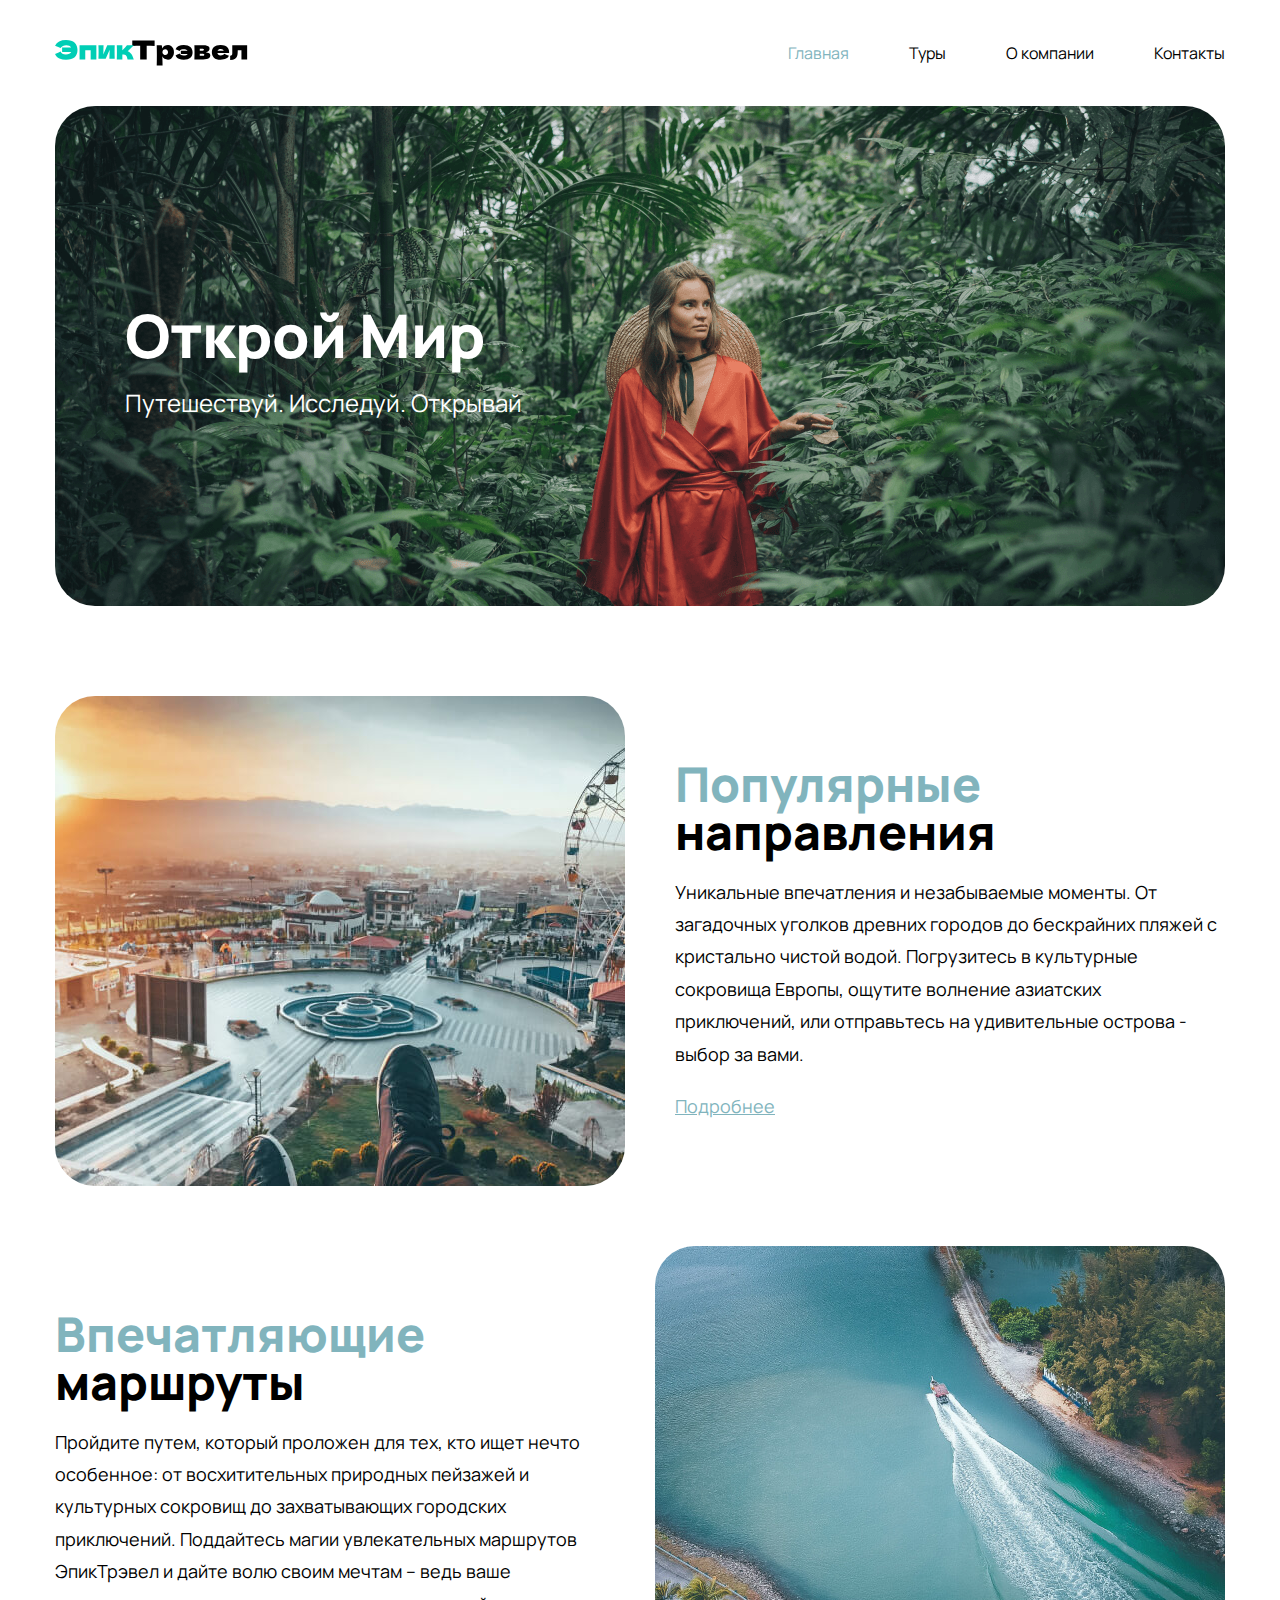
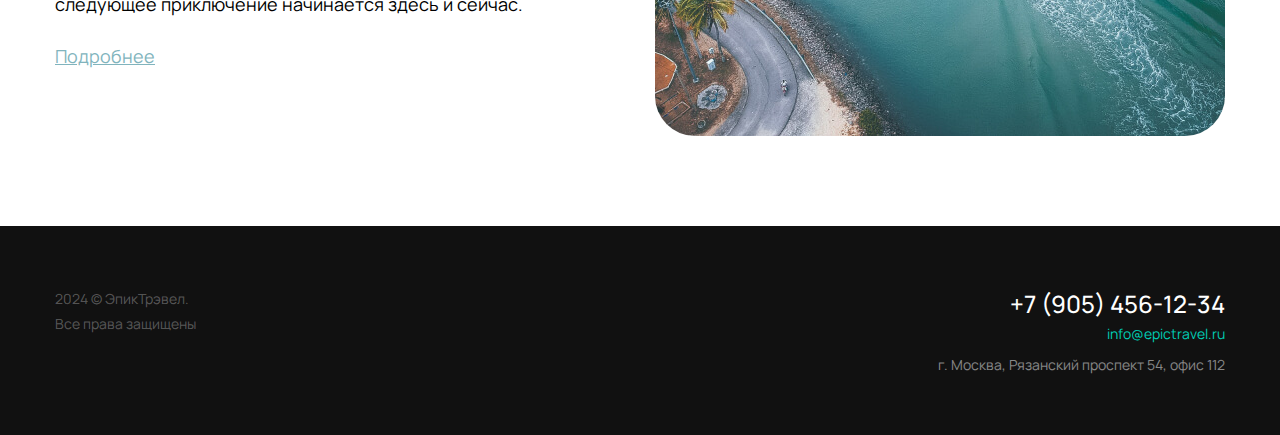
<file: index.html>
<!DOCTYPE html>
<html lang="ru">

<head>
    <meta charset="UTF-8">
    <meta name="viewport" content="width=device-width, initial-scale=1.0">
    <title>EpicTravel</title>
    <!-- Styles -->
    <link rel="stylesheet" href="./css/reset.css">
    <link rel="stylesheet" href="./css/style.css">
    <link rel="stylesheet" href="./css/media-tablet.css">
    <link rel="stylesheet" href="./css/media-mobile.css">
    <!-- Favicons -->
    <link rel="icon" type="image/x-icon" href="./img/icons/favicon.svg">
    <link rel="apple-touch-icon" sizes="180x180" href="./img/icons/apple-touch-icon.png">
</head>

<body class="sticky-footer">

    <header class="header" id="header">
        <div class="container">
            <nav class="nav">
                <a href="index.html" class="logo">
                    <img src="./img/logo.svg" alt="EpicTravel">
                </a>
                <ul class="nav-list">
                    <li><a href="index.html" class="active">Главная</a></li>
                    <li><a href="tours.html">Туры</a></li>
                    <li><a href="about.html">О компании</a></li>
                    <li><a href="contacts.html">Контакты</a></li>
                </ul>
                <button class="btn-mobile-nav" id="btn-mobile-nav" type="button">
                    <img id="mobile-nav-img" src="./img/icons/nav.svg" alt="navigation button">
                </button>
            </nav>
        </div>
    </header>

    <nav class="mobile-nav" id="mobile-nav">
        <ul class="mobile-nav-list">
            <li><a href="index.html">Главная</a></li>
            <li><a href="tours.html">Туры</a></li>
            <li><a href="about.html">О компании</a></li>
            <li><a href="contacts.html">Контакты</a></li>
        </ul>
    </nav>

    <main class="main-page">
        <div class="container">
            <section class="promo">
                <div class="promo-description">
                    <h1 class="promo-title">Открой Мир</h1>
                    <p class="promo-subtitle">Путешествуй. Исследуй. Открывай</p>
                </div>
            </section>
            <div class="main-content">
                <section class="content-row">
                    <div class="content-img">
                        <picture>
                            <source srcset="./img/main/img-01-mobile.jpg, ./img/main/img-01-mobile@2x.jpg 2x"
                                media="(max-width: 767px)">
                            <img src="./img/main/img-01.jpg" srcset="./img/main/img-01@2x.jpg 2x"
                                alt="Популярные направления">
                        </picture>
                    </div>
                    <div class="content-text">
                        <h2 class="title-1"><span>Популярные</span> направления</h2>
                        <p>Уникальные впечатления и незабываемые моменты. От загадочных уголков древних городов до
                            бескрайних пляжей с кристально чистой водой. Погрузитесь в культурные сокровища Европы,
                            ощутите волнение азиатских приключений, или отправьтесь на удивительные острова - выбор за
                            вами.</p>
                        <p><a href="#!">Подробнее</a></p>
                    </div>
                </section>
                <section class="content-row content-row-reverse">
                    <div class="content-img">
                        <picture>
                            <source srcset="./img/main/img-02-mobile.jpg, ./img/main/img-02-mobile@2x.jpg 2x"
                                media="(max-width: 767px)">
                            <img src="./img/main/img-02.jpg" srcset="./img/main/img-02@2x.jpg 2x"
                                alt="Впечатляющие маршруты">
                        </picture>
                    </div>
                    <div class="content-text">
                        <h2 class="title-1"><span>Впечатляющие</span> маршруты</h2>
                        <p>Пройдите путем, который проложен для тех, кто ищет нечто особенное: от восхитительных
                            природных пейзажей и культурных
                            сокровищ до захватывающих городских приключений. Поддайтесь магии увлекательных маршрутов
                            ЭпикТрэвел и дайте волю своим
                            мечтам – ведь ваше следующее приключение начинается здесь и сейчас.</p>
                        <p><a href="#!">Подробнее</a></p>
                    </div>
                </section>
            </div>
        </div>
    </main>

    <footer class="footer">
        <div class="container">
            <div class="footer-row">
                <div class="footer-copyright">
                    <p>2024 © ЭпикТрэвел.<br class="desktop-only"> Все права защищены</p>
                </div>
                <address class="footer-contacts">
                    <a href="tel:+79054561234" class="footer-phone">+7 (905) 456-12-34</a><br>
                    <a href="mailto:info@epictravel.ru" class="footer-email">info@epictravel.ru</a><br>
                    <p class="footer-address">г. Москва, Рязанский проспект 54, офис 112</p>
                </address>
            </div>
        </div>
    </footer>
    <!-- Scripts -->
    <script src="./js/main.js"></script>
</body>

</html>
</file>
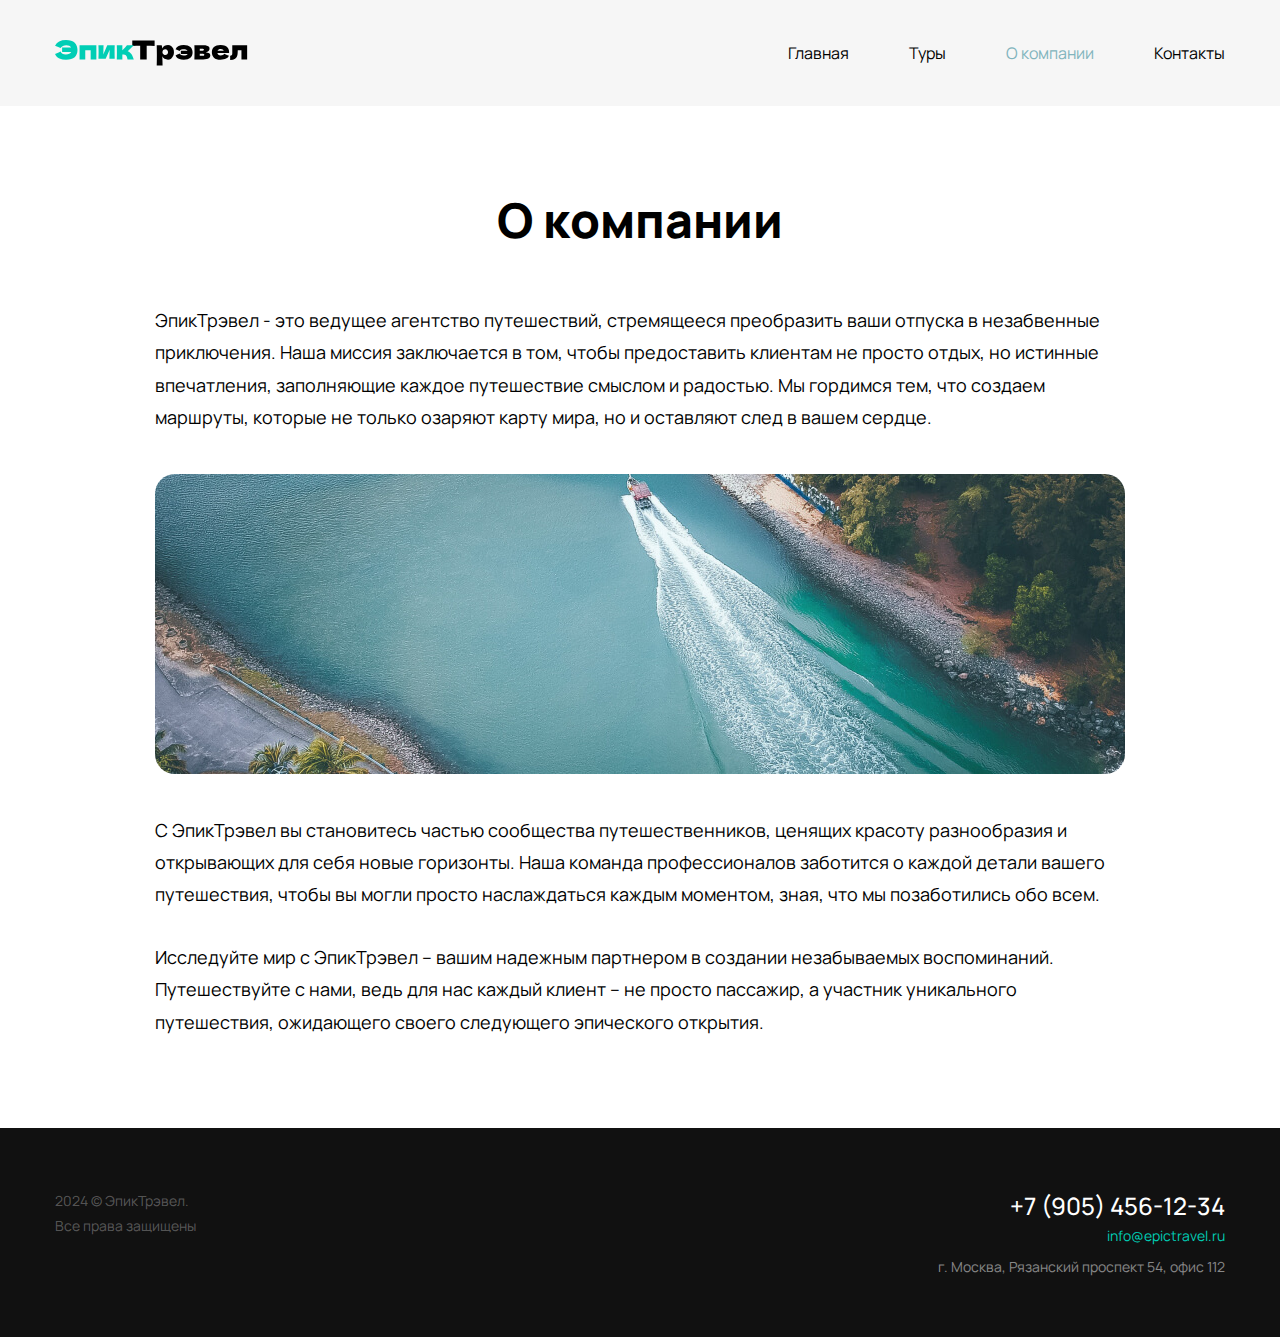
<file: about.html>
<!DOCTYPE html>
<html lang="ru">

<head>
    <meta charset="UTF-8">
    <meta name="viewport" content="width=device-width, initial-scale=1.0">
    <title>About - EpicTravel</title>
    <!-- Styles -->
    <link rel="stylesheet" href="./css/reset.css">
    <link rel="stylesheet" href="./css/style.css">
    <link rel="stylesheet" href="./css/media-tablet.css">
    <link rel="stylesheet" href="./css/media-mobile.css">
    <!-- Favicons -->
    <link rel="icon" type="image/x-icon" href="./img/icons/favicon.svg">
    <link rel="apple-touch-icon" sizes="180x180" href="./img/icons/apple-touch-icon.png">
</head>

<body class="sticky-footer">

    <header class="header header-bg" id="header">
        <div class="container">
            <nav class="nav">
                <a href="index.html">
                    <img src="./img/logo.svg" alt="EpicTravel">
                </a>
                <ul class="nav-list">
                    <li><a href="index.html">Главная</a></li>
                    <li><a href="tours.html">Туры</a></li>
                    <li><a href="about.html" class="active">О компании</a></li>
                    <li><a href="contacts.html">Контакты</a></li>
                </ul>
                <button class="btn-mobile-nav" id="btn-mobile-nav" type="button">
                    <img id="mobile-nav-img" src="./img/icons/nav.svg" alt="navigation button">
                </button>
            </nav>
        </div>
    </header>

    <nav class="mobile-nav" id="mobile-nav">
        <ul class="mobile-nav-list">
            <li><a href="index.html">Главная</a></li>
            <li><a href="tours.html">Туры</a></li>
            <li><a href="about.html">О компании</a></li>
            <li><a href="contacts.html">Контакты</a></li>
        </ul>
    </nav>

    <main class="inner-page">
        <div class="container container-small">
            <div class="inner-page-title-wrapper">
                <h1 class="title-1 text-center">О компании</h1>
            </div>
            <div class="article-content">
                <p>ЭпикТрэвел - это ведущее агентство путешествий, стремящееся преобразить ваши отпуска в незабвенные
                    приключения. Наша
                    миссия заключается в том, чтобы предоставить клиентам не просто отдых, но истинные впечатления,
                    заполняющие каждое
                    путешествие смыслом и радостью. Мы гордимся тем, что создаем маршруты, которые не только озаряют
                    карту мира, но и
                    оставляют след в вашем сердце.</p>
                <div class="article-img">
                    <picture>
                        <source srcset="./img/about/about-mobile.jpg, ./img/about/about-mobile@2x.jpg 2x"
                            media="(max-width: 767px)">
                        <source srcset="./img/about/about-tablet.jpg, ./img/about/about-tablet@2x.jpg 2x"
                            media="(max-width: 1199px)">
                        <img src="./img/about/about.jpg" srcset="./img/about/about@2x.jpg 2x" alt="about">
                    </picture>
                </div>
                <p>С ЭпикТрэвел вы становитесь частью сообщества путешественников, ценящих красоту разнообразия и
                    открывающих для себя
                    новые горизонты. Наша команда профессионалов заботится о каждой детали вашего путешествия, чтобы вы
                    могли просто
                    наслаждаться каждым моментом, зная, что мы позаботились обо всем.</p>
                <p>Исследуйте мир с ЭпикТрэвел – вашим надежным партнером в создании незабываемых воспоминаний.
                    Путешествуйте с нами, ведь
                    для нас каждый клиент – не просто пассажир, а участник уникального путешествия, ожидающего своего
                    следующего эпического
                    открытия.</p>
            </div>
        </div>
    </main>

    <footer class="footer">
        <div class="container">
            <div class="footer-row">
                <div class="footer-copyright">
                    <p>2024 © ЭпикТрэвел.<br> Все права защищены</p>
                </div>
                <address class="footer-contacts">
                    <a href="tel:+79054561234" class="footer-phone">+7 (905) 456-12-34</a><br>
                    <a href="mailto:info@epictravel.ru" class="footer-email">info@epictravel.ru</a><br>
                    <p class="footer-address">г. Москва, Рязанский проспект 54, офис 112</p>
                </address>
            </div>
        </div>
    </footer>
    <!-- Scripts -->
    <script src="./js/main.js"></script>
</body>

</html>
</file>
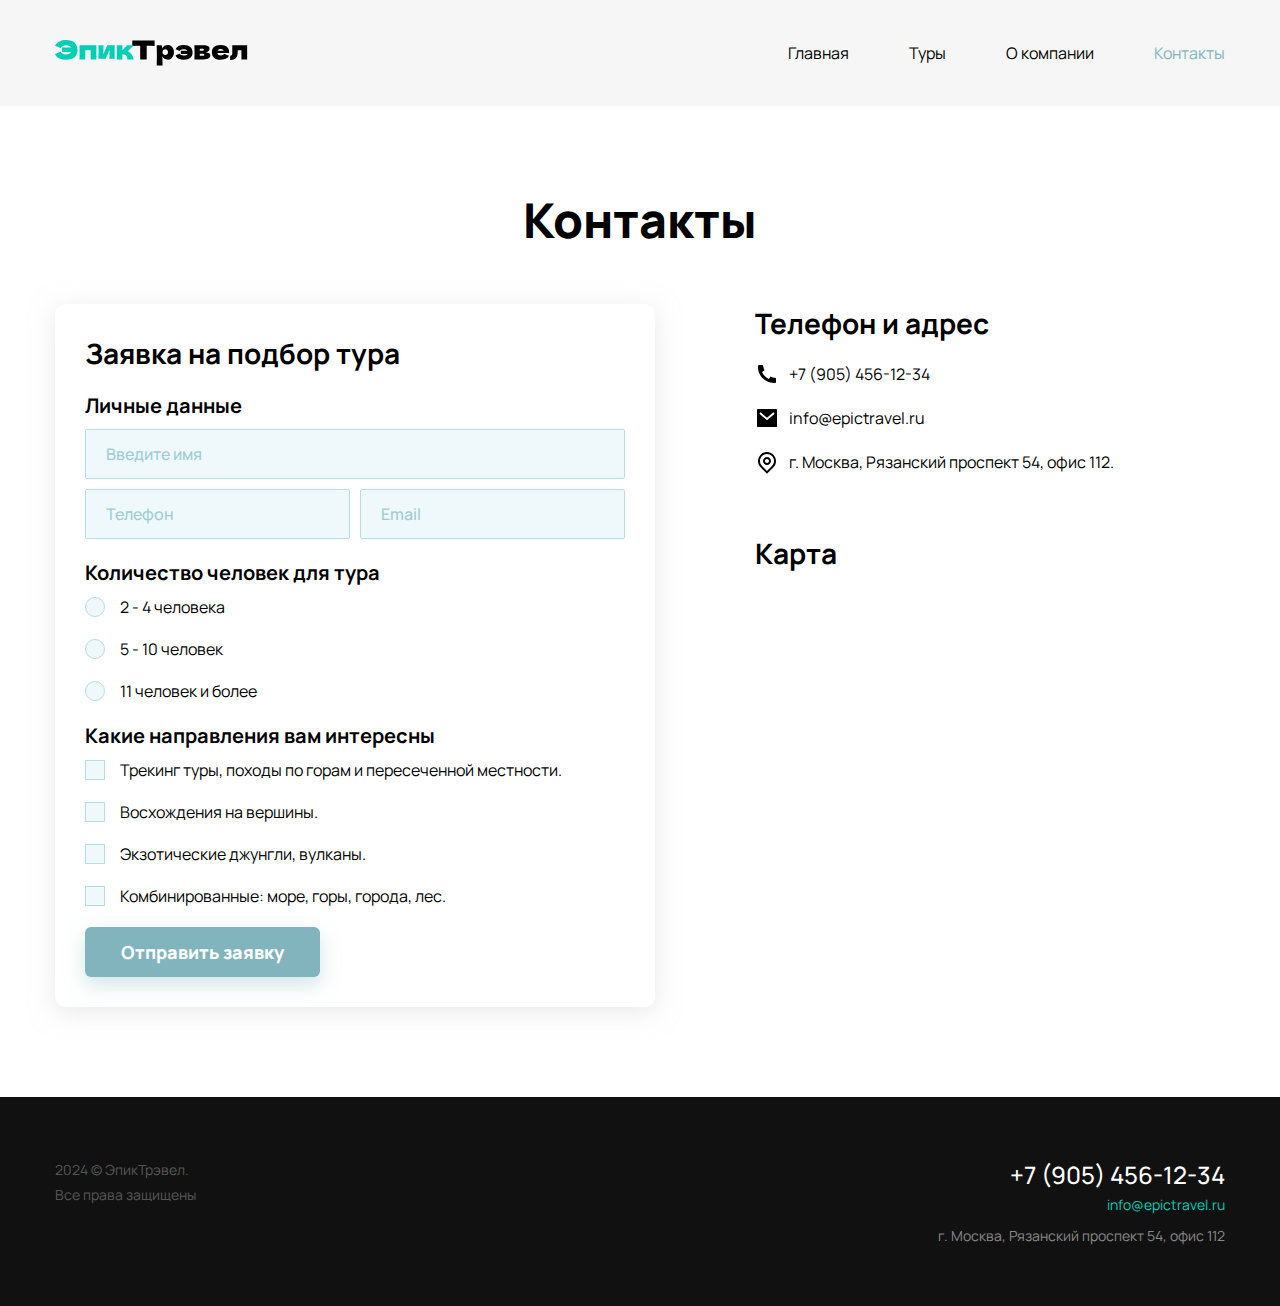
<file: contacts.html>
<!DOCTYPE html>
<html lang="ru">

<head>
    <meta charset="UTF-8">
    <meta name="viewport" content="width=device-width, initial-scale=1.0">
    <title>Contacts - EpicTravel</title>
    <!-- Styles -->
    <link rel="stylesheet" href="./css/reset.css">
    <link rel="stylesheet" href="./css/style.css">
    <link rel="stylesheet" href="./css/media-tablet.css">
    <link rel="stylesheet" href="./css/media-mobile.css">
    <!-- Favicons -->
    <link rel="icon" type="image/x-icon" href="./img/icons/favicon.svg">
    <link rel="apple-touch-icon" sizes="180x180" href="./img/icons/apple-touch-icon.png">
</head>

<body class="sticky-footer">

    <header class="header header-bg" id="header">
        <div class="container">
            <nav class="nav">
                <a href="index.html">
                    <img src="./img/logo.svg" alt="EpicTravel">
                </a>
                <ul class="nav-list">
                    <li><a href="index.html">Главная</a></li>
                    <li><a href="tours.html">Туры</a></li>
                    <li><a href="about.html">О компании</a></li>
                    <li><a href="contacts.html" class="active">Контакты</a></li>
                </ul>
                <button class="btn-mobile-nav" id="btn-mobile-nav" type="button">
                    <img id="mobile-nav-img" src="./img/icons/nav.svg" alt="navigation button">
                </button>
            </nav>
        </div>
    </header>

    <nav class="mobile-nav" id="mobile-nav">
        <ul class="mobile-nav-list">
            <li><a href="index.html">Главная</a></li>
            <li><a href="tours.html">Туры</a></li>
            <li><a href="about.html">О компании</a></li>
            <li><a href="contacts.html">Контакты</a></li>
        </ul>
    </nav>

    <main class="inner-page">
        <div class="container">
            <div class="inner-page-title-wrapper">
                <h1 class="title-1 text-center">Контакты</h1>
            </div>
            <div class="contact-columns">
                <form class="form-wrapper">
                    <h2 class="title-2">Заявка на подбор тура</h2>
                    <section class="form-group">
                        <h3 class="title-3">Личные данные</h3>
                        <div class="inputs-wrapper">
                            <input type="text" class="input" placeholder="Введите имя" name="name">
                            <input type="tel" class="input input-50" placeholder="Телефон" name="phone">
                            <input type="email" class="input input-50" placeholder="Email" name="email">
                        </div>
                    </section>
                    <section class="form-group">
                        <h3 class="title-3">Количество человек для тура</h3>
                        <ul class="radio-list">
                            <li>
                                <label>
                                    <input class="real-radio" type="radio" name="number" value="2-4">
                                    <span class="custom-radio"></span>
                                    2 - 4 человека
                                </label>
                            </li>
                            <li>
                                <label>
                                    <input class="real-radio" type="radio" name="number" value="5-10">
                                    <span class="custom-radio"></span>
                                    5 - 10 человек
                                </label>
                            </li>
                            <li>
                                <label>
                                    <input class="real-radio" type="radio" name="number" value="11+">
                                    <span class="custom-radio"></span>
                                    11 человек и более
                                </label>
                            </li>
                        </ul>
                    </section>
                    <section class="form-group">
                        <h3 class="title-3">Какие направления вам интересны</h3>
                        <ul class="checkbox-list">
                            <li>
                                <label>
                                    <input class="real-checkbox" type="checkbox" name="tracking">
                                    <span class="custom-checkbox"></span>
                                    Трекинг туры, походы по горам и пересеченной местности.
                                </label>
                            </li>
                            <li>
                                <label>
                                    <input class="real-checkbox" type="checkbox" name="mount">
                                    <span class="custom-checkbox"></span>
                                    Восхождения на вершины.
                                </label>
                            </li>
                            <li>
                                <label>
                                    <input class="real-checkbox" type="checkbox" name="jungles">
                                    <span class="custom-checkbox"></span>
                                    Экзотические джунгли, вулканы.
                                </label>
                            </li>
                            <li>
                                <label>
                                    <input class="real-checkbox" type="checkbox" name="combo">
                                    <span class="custom-checkbox"></span>
                                    Комбинированные: море, горы, города, лес.
                                </label>
                            </li>
                        </ul>
                    </section>
                    <button class="form-btn" type="submit">Отправить заявку</button>
                </form>
                <section class="address-wrapper">
                    <div class="address-item">
                        <h2 class="title-2">Телефон и адрес</h2>
                        <address>
                            <ul class="address-list">
                                <li><img src="./img/icons/phone.svg" alt="phone"> +7 (905) 456-12-34</li>
                                <li><img src="./img/icons/mail.svg" alt="email"> info@epictravel.ru</li>
                                <li><img src="./img/icons/map.svg" alt="address"> г. Москва, Рязанский проспект 54, офис 112.</li>
                            </ul>
                        </address>
                    </div>
                    <div class="address-item">
                        <h2 class="title-2">Карта</h2>
                        <!-- <img src="./img/contacts/map.jpg" srcset="./img/contacts/map@2x.jpg 2x" alt="Map"> -->
                        <!-- &amp;scroll=false добаляем в конец, что при скролле карта не маштабировалась - полезно для моб версии -->
                        <iframe class="iframe-map"
                            src="https://yandex.ru/map-widget/v1/?um=constructor%3A7c9ddc5087f27505bcdc73df3048118b0373855832b419a31a39b4e58c01ea3b&amp;source=constructor&amp;scroll=false"
                            style="border: none;"></iframe>
                    </div>
                </section>
            </div>
        </div>
    </main>

    <footer class="footer">
        <div class="container">
            <div class="footer-row">
                <div class="footer-copyright">
                    <p>2024 © ЭпикТрэвел.<br> Все права защищены</p>
                </div>
                <address class="footer-contacts">
                    <a href="tel:+79054561234" class="footer-phone">+7 (905) 456-12-34</a><br>
                    <a href="mailto:info@epictravel.ru" class="footer-email">info@epictravel.ru</a><br>
                    <p class="footer-address">г. Москва, Рязанский проспект 54, офис 112</p>
                </address>
            </div>
        </div>
    </footer>
    <!-- Scripts -->
    <script src="./js/main.js"></script>
</body>

</html>
</file>
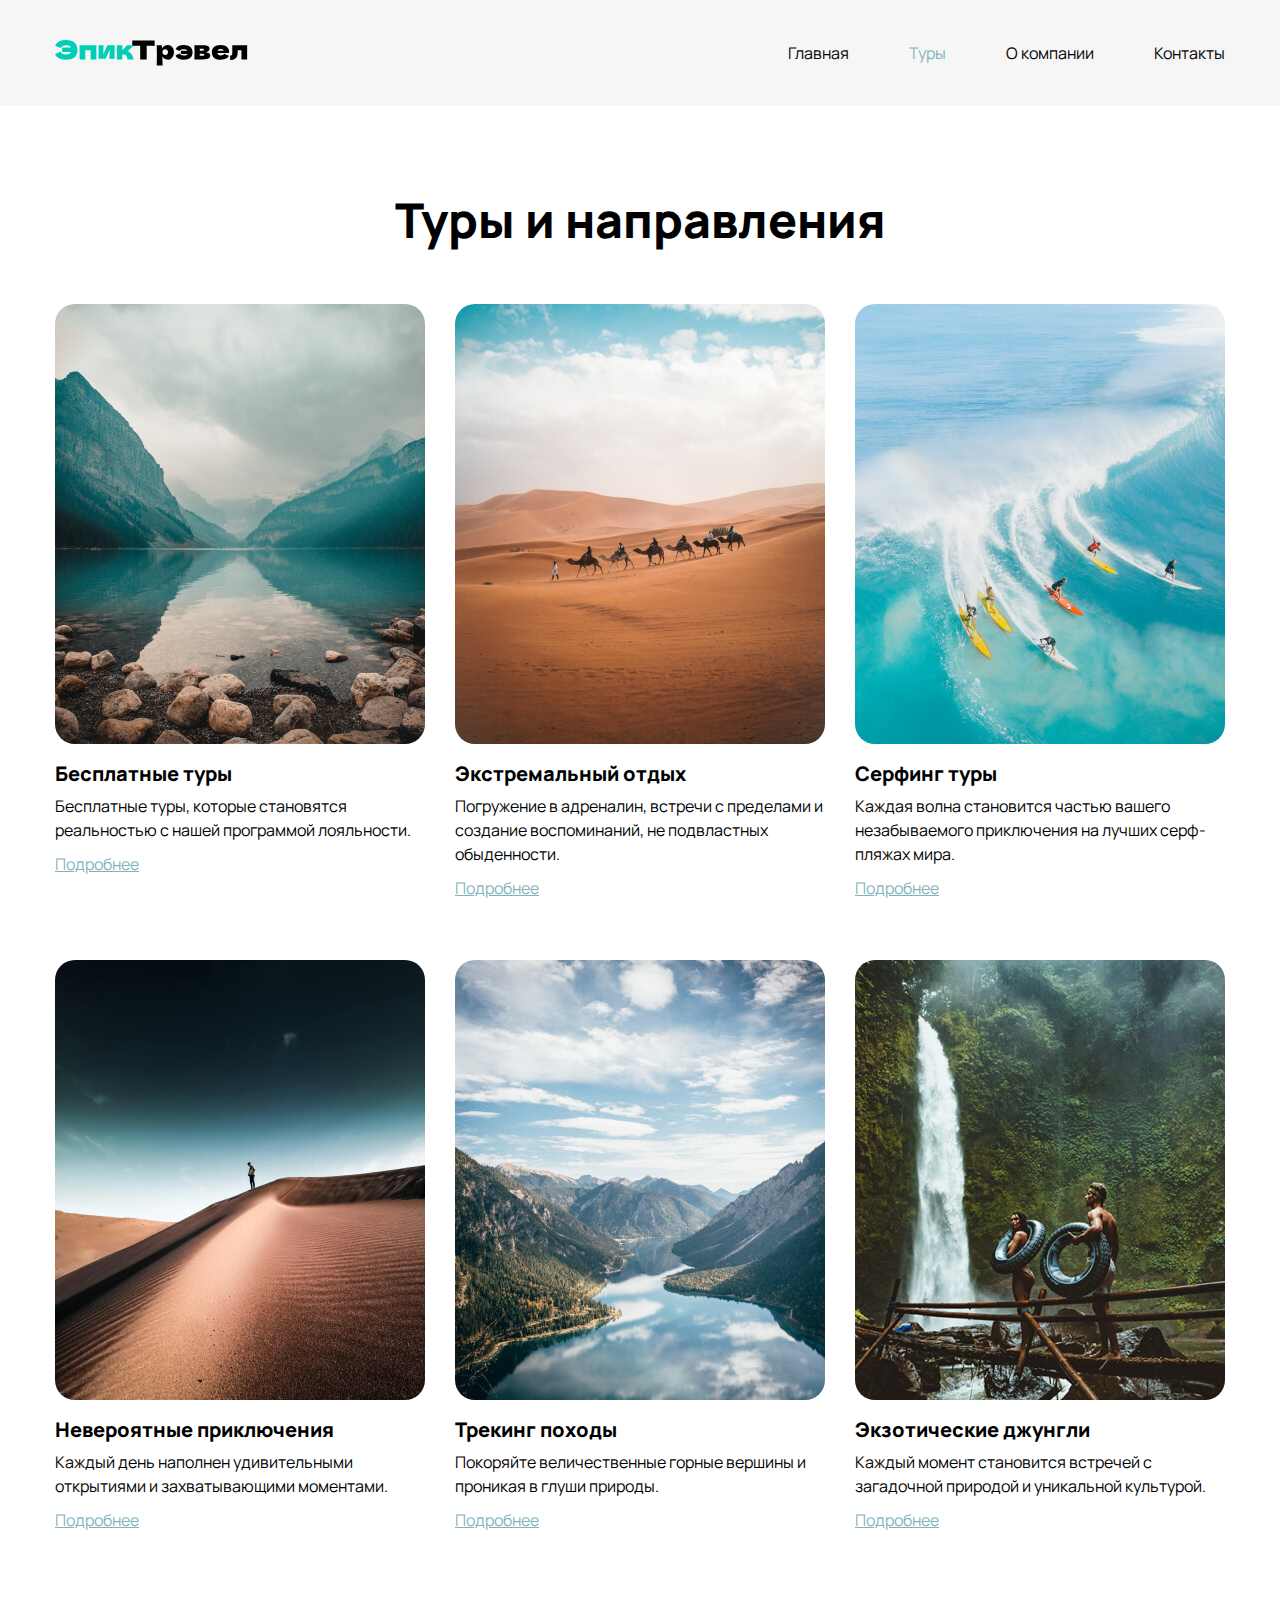
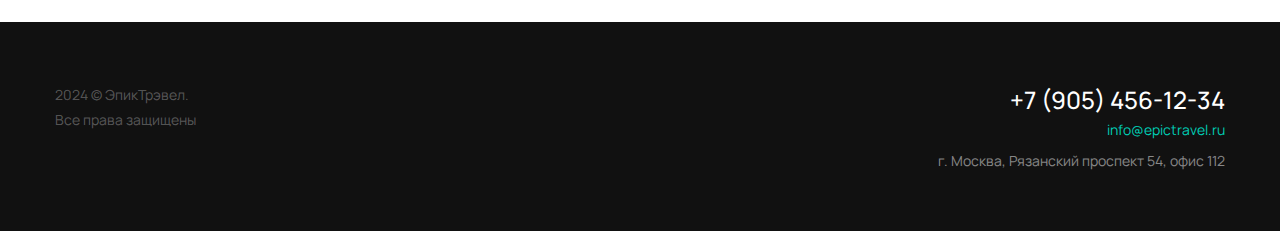
<file: tours.html>
<!DOCTYPE html>
<html lang="ru">

<head>
    <meta charset="UTF-8">
    <meta name="viewport" content="width=device-width, initial-scale=1.0">
    <title>Tours - EpicTravel</title>
    <!-- Styles -->
    <link rel="stylesheet" href="./css/reset.css">
    <link rel="stylesheet" href="./css/style.css">
    <link rel="stylesheet" href="./css/media-tablet.css">
    <link rel="stylesheet" href="./css/media-mobile.css">
    <!-- Favicons -->
    <link rel="icon" type="image/x-icon" href="./img/icons/favicon.svg">
    <link rel="apple-touch-icon" sizes="180x180" href="./img/icons/apple-touch-icon.png">
</head>

<body class="sticky-footer">

    <header class="header header-bg" id="header">
        <div class="container">
            <nav class="nav">
                <a href="index.html">
                    <img src="./img/logo.svg" alt="EpicTravel">
                </a>
                <ul class="nav-list">
                    <li><a href="index.html">Главная</a></li>
                    <li><a href="tours.html" class="active">Туры</a></li>
                    <li><a href="about.html">О компании</a></li>
                    <li><a href="contacts.html">Контакты</a></li>
                </ul>
                <button class="btn-mobile-nav" id="btn-mobile-nav" type="button">
                    <img id="mobile-nav-img" src="./img/icons/nav.svg" alt="navigation button">
                </button>
            </nav>
        </div>
    </header>

    <nav class="mobile-nav" id="mobile-nav">
        <ul class="mobile-nav-list">
            <li><a href="index.html">Главная</a></li>
            <li><a href="tours.html">Туры</a></li>
            <li><a href="about.html">О компании</a></li>
            <li><a href="contacts.html">Контакты</a></li>
        </ul>
    </nav>

    <main class="inner-page">
        <div class="container">
            <div class="inner-page-title-wrapper">
                <h1 class="title-1 text-center">Туры и направления</h1>
            </div>
            <div class="cards-wrapper">
                <article class="card">
                    <a href="#!" class="card-img">
                        <img src="./img/tours/01.jpg" srcset="./img/tours/01@2x.jpg 2x" alt="Бесплатные туры">
                    </a>
                    <div class="card-description">
                        <h3 class="card-title">Бесплатные туры</h3>
                        <p>Бесплатные туры, которые становятся реальностью с нашей программой лояльности.</p>
                        <p><a href="#!">Подробнее</a></p>
                    </div>
                </article>
                <article class="card">
                    <a href="#!" class="card-img">
                        <img src="./img/tours/02.jpg" srcset="./img/tours/02@2x.jpg 2x" alt="Экстремальный отдых">
                    </a>
                    <div class="card-description">
                        <h3 class="card-title">Экстремальный отдых</h3>
                        <p>Погружение в адреналин, встречи с пределами и создание воспоминаний, не подвластных
                            обыденности.</p>
                        <p><a href="#!">Подробнее</a></p>
                    </div>
                </article>
                <article class="card">
                    <a href="#!" class="card-img">
                        <img src="./img/tours/03.jpg" srcset="./img/tours/03@2x.jpg 2x" alt="Серфинг туры">
                    </a>
                    <div class="card-description">
                        <h3 class="card-title">Серфинг туры</h3>
                        <p>Каждая волна становится частью вашего незабываемого приключения на лучших серф-пляжах мира.
                        </p>
                        <p><a href="#!">Подробнее</a></p>
                    </div>
                </article>
                <article class="card">
                    <a href="#!" class="card-img">
                        <img src="./img/tours/04.jpg" srcset="./img/tours/04@2x.jpg 2x" alt="Невероятные приключения">
                    </a>
                    <div class="card-description">
                        <h3 class="card-title">Невероятные приключения</h3>
                        <p>Каждый день наполнен удивительными открытиями и захватывающими моментами.</p>
                        <p><a href="#!">Подробнее</a></p>
                    </div>
                </article>
                <article class="card">
                    <a href="#!" class="card-img">
                        <img src="./img/tours/05.jpg" srcset="./img/tours/05@2x.jpg 2x" alt="Трекинг походы">
                    </a>
                    <div class="card-description">
                        <h3 class="card-title">Трекинг походы</h3>
                        <p>Покоряйте величественные горные вершины и проникая в глуши природы.</p>
                        <p><a href="#!">Подробнее</a></p>
                    </div>
                </article>
                <article class="card">
                    <a href="#!" class="card-img">
                        <img src="./img/tours/06.jpg" srcset="./img/tours/06@2x.jpg 2x" alt="Экзотические джунгли">
                    </a>
                    <div class="card-description">
                        <h3 class="card-title">Экзотические джунгли</h3>
                        <p>Каждый момент становится встречей с загадочной природой и уникальной культурой.</p>
                        <p><a href="#!">Подробнее</a></p>
                    </div>
                </article>
            </div>
        </div>
    </main>

    <footer class="footer">
        <div class="container">
            <div class="footer-row">
                <div class="footer-copyright">
                    <p>2024 © ЭпикТрэвел.<br> Все права защищены</p>
                </div>
                <address class="footer-contacts">
                    <a href="tel:+79054561234" class="footer-phone">+7 (905) 456-12-34</a><br>
                    <a href="mailto:info@epictravel.ru" class="footer-email">info@epictravel.ru</a><br>
                    <p class="footer-address">г. Москва, Рязанский проспект 54, офис 112</p>
                </address>
            </div>
        </div>
    </footer>
    <!-- Scripts -->
    <script src="./js/main.js"></script>
</body>

</html>
</file>
<file: css/style.css>
@import url("./../fonts/fonts.css");

body {
    font-family: "Manrope", sans-serif;
    font-weight: 400;
    color: #000;
}

a {
    color: #81b4bd;
    text-decoration: underline;
}

.sticky-footer {
    display: flex;
    flex-direction: column;
    min-height: 100vh;
}

.container {
    padding: 0 15px;
    margin: 0 auto;
    width: 1200px;
}

.container.container-small {
    padding: 0 15px;
    margin: 0 auto;
    width: 1000px;
}

.no-scroll {
    overflow-y: hidden;
}

/* Header */

.header {
    position: relative;
    padding: 40px 0;
    z-index: 9999;
}

.header-bg {
    background-color: #f6f6f6;
}

.header-white-bg {
    background-color: #fff !important;
}

.logo {
    flex-shrink: 0;
}

.nav {
    display: flex;
    justify-content: space-between;
    align-items: center;
    column-gap: 60px; /* страховка */
}

.nav-list {
    display: flex;
    align-items: center;
    column-gap: 60px;
}

.nav-list a {
    color: #000;
    transition: color 0.2s ease-in;
}

.nav-list a.active {
    color: #81b4bd;
}

.nav-list a:hover,
.nav-list a:focus {
    color: #00ceb5;
}

.btn-mobile-nav {
    display: none;
}

/* Mobile navigation */

.mobile-nav {
    position: fixed;
    top: 0;
    left: 0;
    width: 100%;
    height: 100vh;
    background-color: #f6f6f6;

    justify-content: center;
    align-items: center;

    z-index: 9;
    display: none;
}

.mobile-nav.open {
    display: flex;
}

.mobile-nav-list {
    display: flex;
    flex-direction: column;
    align-items: center;
    gap: 30px;
}

.mobile-nav-list a {
    color: #000;
}

/* Main page */
/* Promo */

.promo {
    display: flex;
    align-items: center;
    padding-left: 70px;
    height: 500px;
    color: #fff;
    background-image: url("../img/main/promo-bg.png");
    background-position: center; /* страховка */
    background-size: cover; /* растягиваем на весь блок */
    border-radius: 40px;
}
/* для устройств с повышенной четкостью пикселей делаем медиа запрос*/
@media (-webkit-min-device-pixel-ratio: 2), (min-resolution: 192dpi) {
    .promo {
        background-image: url("../img/main/promo-bg@2x.png");
    }
}

.promo-title {
    margin-bottom: 10px;
    font-weight: 800;
    font-size: 60px;
}

.promo-subtitle {
    font-size: 24px;
}

/* Main content */

.main-content {
    padding: 90px 0;
    display: flex;
    flex-direction: column;
    row-gap: 60px;
}

.content-row {
    display: flex;
    align-items: center;
    column-gap: 50px;
}

.content-row.content-row-reverse {
    flex-direction: row-reverse;
}

.content-img {
    flex-shrink: 0; /* убираем сжатие изображения */
    border-radius: 40px;
    overflow: hidden; /* скрыть элементы, что выходят за пределы контейнера (углы изображения) */
}

.content-text {
    display: flex;
    flex-direction: column;
    row-gap: 20px;
}

.title-1 {
    font-size: 48px;
    font-weight: 800;
    line-height: 1;
}

.title-1 span {
    color: #81b4bd;
}

.title-2 {
    font-size: 28px;
    font-weight: 700;
}

.title-3 {
    font-size: 20px;
    font-weight: 700;
}

.text-center {
    text-align: center;
}

.content-text p {
    font-size: 18px;
    line-height: 1.8;
}

.content-text a {
    color: #81b4bd;
    text-decoration: underline;
    transition: text-shadow 0.2s ease-in;
}

.content-text a:hover,
.content-text a:focus {
    text-shadow: 0 0 0.75px #81b4bd;
}

/* Footer */

.footer {
    margin-top: auto;
    padding: 60px 0;
    background-color: #111;
}

.footer-row {
    display: flex;
    justify-content: space-between;
    align-items: flex-start;
    gap: 60px; /* Страховка */
}

.footer-copyright {
    font-size: 14px;
    line-height: 1.8;
    color: rgba(255, 255, 255, 0.3);
}

.footer-contacts {
    text-align: right;
}

.footer-phone {
    font-size: 24px;
    font-weight: 500;
    line-height: 1.5;
    color: #fff;
}

.footer-email {
    display: inline-block; /* переводим в инлайн блок, чтоб сработал маржин*/
    margin-bottom: 10px;
    font-size: 14px;
    line-height: 1.5;
    color: #00ceb5;
}

.footer-address {
    font-size: 14px;
    line-height: 1.5;
    color: rgba(255, 255, 255, 0.5);
}

/* Inner pages */

.inner-page {
    padding: 90px 0;
}

.inner-page-title-wrapper {
    margin-bottom: 60px;
}

/* Tours page */

.cards-wrapper {
    display: flex;
    flex-wrap: wrap;
    gap: 60px 30px;
}

.card {
    width: 370px;
}

.card-img {
    display: block;
    margin-bottom: 20px;
    overflow: hidden; /* чтобы картинка не выходила за пределы скругления */
    border-radius: 20px;
}

.card-description {
    display: flex;
    flex-direction: column;
    row-gap: 10px;
}

.card-title {
    font-size: 20px;
    font-weight: 800;
    line-height: 1;
}

.card-description p {
    line-height: 1.5;
}

.card-description a {
    color: #81b4bd;
    text-decoration: underline;
    transition: text-shadow 0.2s ease-in;
}

.card-description a:hover,
.card-description a:focus {
    text-shadow: 0 0 0.75px #81b4bd;
}

/* About page */

/* .article-content {
    margin: 0 auto;
    width: 970px;
} */

.article-img {
    margin: 40px 0;
    overflow: hidden;
    border-radius: 20px;
}

.article-content p {
    font-size: 18px;
    line-height: 1.8;
}

.article-content p + p {
    margin-top: 30px;
}

/* Contact page */

.contact-columns {
    display: flex;
    justify-content: space-between;
    gap: 100px;
    align-items: flex-start; /* чтоб форма не растягивалась вниз при добавлении контента справа вниз */
}

/* Form */

.form-wrapper {
    display: flex;
    flex-direction: column;
    row-gap: 20px;
    padding: 30px;
    width: 600px;
    border-radius: 10px;
    background: #fff;
    box-shadow: 0 5px 25px 0 rgba(211, 211, 211, 0.5);
}

.form-group {
    display: flex;
    flex-direction: column;
    row-gap: 10px;
}

.inputs-wrapper {
    display: flex;
    flex-wrap: wrap;
    gap: 10px;
}

.input {
    padding: 14px 20px;
    height: 50px;
    border-radius: 2px;
    border: 1px solid #b5dee5;
    background: #eff9fb;
    color: #36727d;
    width: 100%;
}

.input.input-50 {
    /* используется для размещения флекс элементов на одной строке ОДНОГО РАЗМЕРА (если разные паддинги, то и размеры будут разные) */
    flex: 1; /* grow 1 shrink 1 basis 0 */
}

.input::placeholder {
    font-weight: 500;
    color: #9eccd4;
}

/* Radio btns */

.radio-list,
.checkbox-list {
    display: flex;
    flex-direction: column;
    row-gap: 20px;
}

.radio-list label,
.checkbox-list label {
    display: flex;
    align-items: center;
    column-gap: 15px;
}

/* когда будет много текста на моб версии, чтоб чек и радио не уменьшались по размеру по отношению к другим */
.radio-list label input,
.checkbox-list label input {
    flex-shrink: 0;
}

.real-radio {
    position: absolute;
    width: 0;
    height: 0;
    opacity: 0;
    z-index: -1;
}

.custom-radio {
    position: relative;
    display: inline-block; /* для корректной работы рамки, размеры и тд...*/
    width: 20px;
    height: 20px;
    flex-shrink: 0;
    border-radius: 20px;
    border: 1px solid #b5dee5;
    background: #eff9fb;
}

.custom-radio::after {
    content: "";
    position: absolute;
    display: inline-block; /* для корректной работы рамки, размеры и тд...*/
    left: 50%;
    top: 50%;
    transform: translate(-50%, -50%) scale(0);
    width: 12px;
    height: 12px;
    border-radius: 12px;
    background: #37b6cc;
    transition: all 0.2s ease-in;
}

.real-radio:checked + .custom-radio::after {
    display: block;
    transform: translate(-50%, -50%) scale(1);
}

/* Checkboxes */

.real-checkbox {
    position: absolute;
    width: 0;
    height: 0;
    opacity: 0;
    z-index: -1;
}

/* Делаем подцветку чекбокса при табуляции */
.real-checkbox:focus + .custom-checkbox {
    box-shadow: 0 0 0 1px #b5dee5, 0 0 3px #36727d;
}

.custom-checkbox {
    position: relative;
    display: inline-block;
    flex-shrink: 0;
    width: 20px;
    height: 20px;
    background: #eff9fb;
    border: 1px solid #b5dee5;
}

.custom-checkbox::after {
    content: "";
    /* Рисуем галочку */
    display: inline-block;
    width: 16px;
    height: 16px;
    /* Вставляем галочку */
    background-image: url("../img/icons/tick.svg");
    background-repeat: no-repeat;
    background-position: center;
    /* выравниваем по центру */
    position: absolute;
    left: 50%;
    top: 50%;
    transform: translate(-50%, -50%) scale(0); /*анимация через маштаб*/
    transition: 0.2s ease-in;
}

/* когда выбран реальный checkbox, только тогда выбран декоративный */
.real-checkbox:checked + .custom-checkbox::after {
    display: block;
    transform: translate(-50%, -50%) scale(1); /*анимация через маштаб*/
}

/* Button */

.form-btn {
    padding: 12px 36px;
    height: 50px;
    border-radius: 6px;
    box-shadow: 0 8px 20px 0 rgba(129, 180, 189, 0.35);
    background: #81b4bd;
    color: #fff;
    text-align: center;
    font-size: 18px;
    font-weight: 800;

    align-self: flex-start; /*отдельное выравнивание для этошо элемента по поперечной оси*/

    transition: opacity 0.2s ease-in, background 0.2s ease-in;
}

.form-btn:hover,
.form-btn:focus {
    opacity: 0.8;
}

.form-btn:active {
    opacity: 1;
    background: #36727d;
}

/* Address */

.address-wrapper {
    display: flex;
    flex-direction: column;
    row-gap: 60px;
    width: 470px;
}

.address-item,
.address-list {
    display: flex;
    flex-direction: column;
    row-gap: 20px;
}

.address-list li {
    display: flex;
    align-items: center;
    gap: 10px;
}

.iframe-map {
    width: 100%;
    height: 375px;
}
</file>
<file: css/media-tablet.css>
/* Tablets */

@media (max-width: 1199px) {
    .desktop-only {
        display: none !important;
    }

    .container {
        width: 768px;
    }

    .nav-list {
        column-gap: 30px;
    }

    .promo {
        padding-left: 20px;
        height: 350px;
        border-radius: 20px;
    }

    .promo-title {
        margin-bottom: 0;
        font-size: 40px;
    }

    .promo-subtitle {
        font-size: 18px;
    }

    .main-content {
        padding: 60px 0;
    }

    .content-row {
        align-items: flex-start;
        column-gap: 30px;
    }

    .content-img,
    .content-text {
        /* grow 1 shrink 1 basis 0% */
        flex: 1;
    }

    .content-img {
        border-radius: 20px;
    }

    .title-1 {
        font-size: 38px;
    }

    .content-text {
        row-gap: 10px;
    }

    .content-text p {
        font-size: 14px;
    }

    .footer {
        padding: 40px 0;
    }

    .footer-row {
        flex-direction: column-reverse;
        justify-content: flex-start;
        align-items: flex-start;
        gap: 30px;
    }

    .footer-contacts {
        text-align: left;
    }

    /* Inner page */

    .inner-page {
        padding: 60px 0;
    }

    .inner-page-title-wrapper {
        margin-bottom: 40px;
    }

    /* Tours page */

    .cards-wrapper {
        row-gap: 40px;
    }

    .card {
        width: 354px;
    }

    /* About page */

    .container.container-small {
        width: 768px;
    }

    .article-content p {
        font-size: 16px;
    }

    /* Contacts */

    .contact-columns {
        flex-direction: column-reverse;
        justify-content: flex-start;
        align-items: center;
        row-gap: 40px;
    }

    .address-wrapper {
        width: 100%;
        row-gap: 40px;
    }

    .form-wrapper {
        width: 100%;
    }
}
</file>
<file: css/media-mobile.css>
/* Mobile */

@media (max-width: 767px) {
    .desktop-only {
        display: none !important;
    }

    .main-content {
        padding: 40px 0;
        row-gap: 40px;
    }

    .container {
        width: 320px;
    }

    .container.container-small {
        width: 290px;
    }

    .nav-list {
        display: none;
    }

    .btn-mobile-nav {
        display: block;
    }

    .promo {
        justify-content: center;
        align-items: flex-start;
        padding-top: 40px;
        padding-left: 0;
        text-align: center;
    }

    .promo-title {
        font-size: 34px;
    }

    .promo-subtitle {
        font-size: 14px;
    }

    .content-row {
        flex-direction: column;
        row-gap: 20px;
    }

    .content-img {
        flex-basis: 120px;
    }

    .title-1 {
        font-size: 28px;
    }

    .content-row-reverse {
        flex-direction: column !important;
    }

    /* Inner page */

    .inner-page {
        padding: 40px 0;
    }

    /* Tours page */

    .cards-wrapper {
        row-gap: 20px;
    }

    .card {
        width: 290px;
    }

    .card-description p {
        font-size: 14px;
    }

    /* About page */

    .container.container-small {
        width: 290px;
    }

    .article-img {
        margin: 20px 0;
    }

    .article-content p {
        font-size: 14px;
    }

    .article-content p + p {
        margin-top: 14px;
    }

    /* Contacts */

    .address-wrapper {
        row-gap: 20px;
        font-size: 14px;
    }

    .form-wrapper {
        padding: 20px 15px;
        font-size: 14px;
    }

    .inputs-wrapper {
        display: flex;
        flex-direction: column;
        flex-wrap: nowrap;
    }

    .title-2 {
        font-size: 22px;
    }

    .title-3 {
        font-size: 18px;
    }
}
</file>
